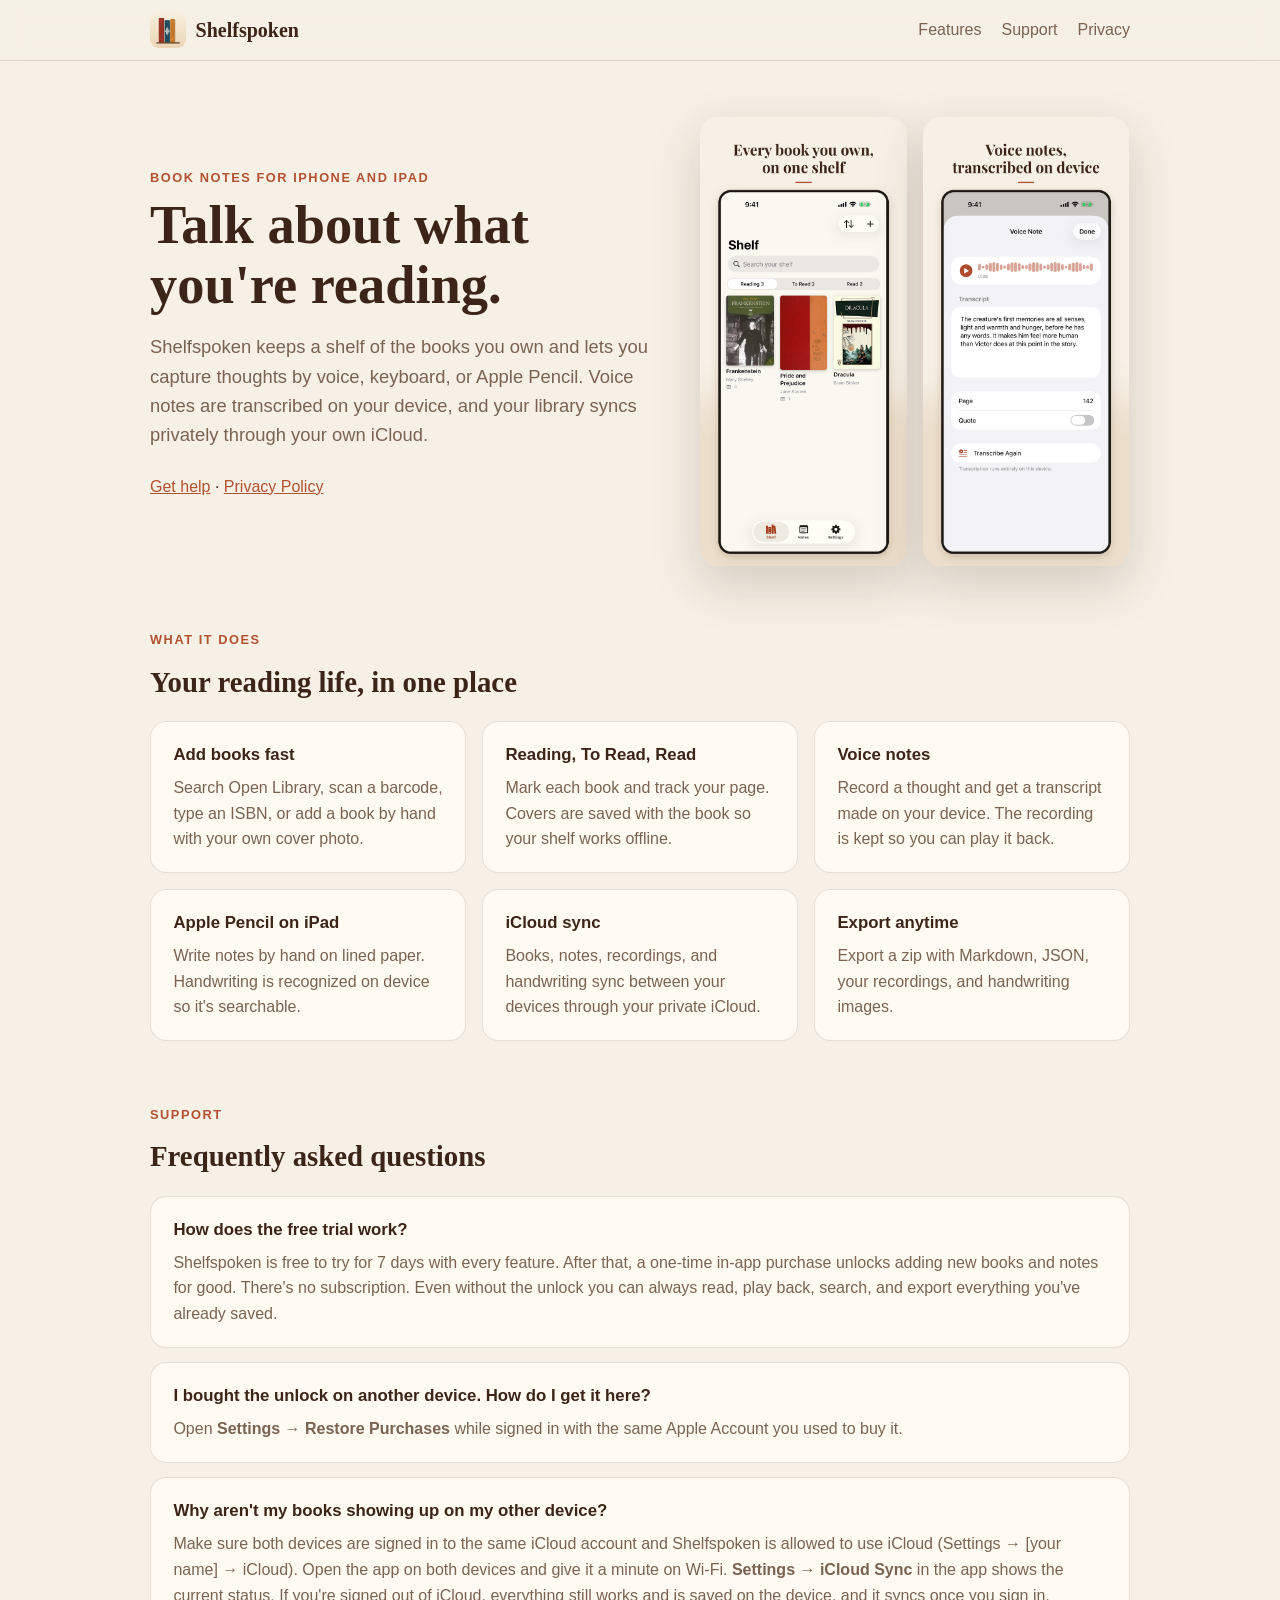
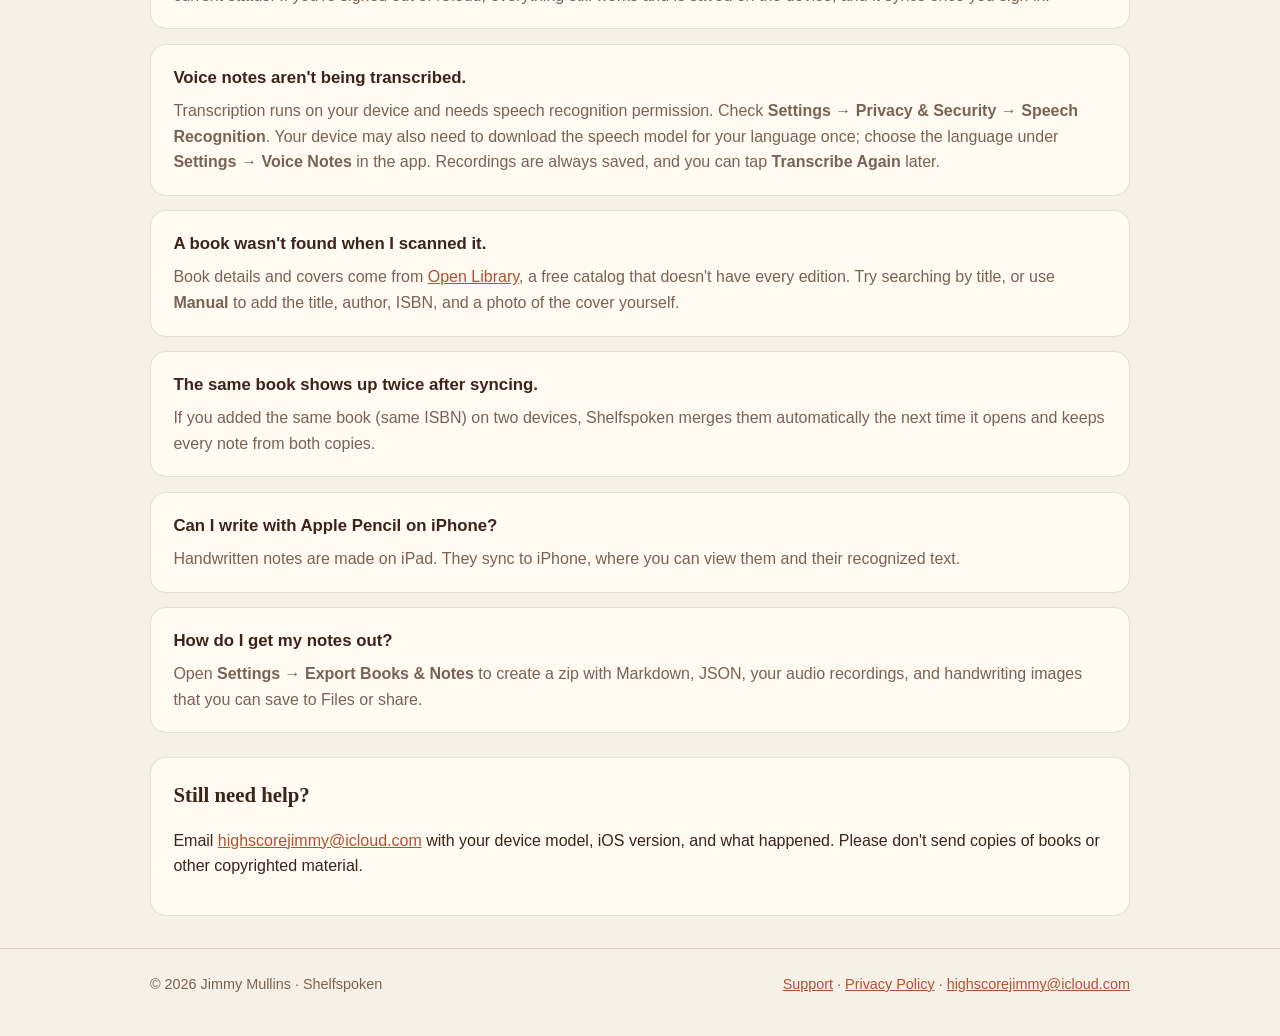
<file: index.html>
<!doctype html>
<html lang="en">
<head>
  <meta charset="utf-8">
  <meta name="viewport" content="width=device-width, initial-scale=1">
  <meta name="description" content="Shelfspoken: keep a shelf of the books you own and capture notes by voice, keyboard, or Apple Pencil. Support and help.">
  <title>Shelfspoken — Voice book notes · Support</title>
  <link rel="stylesheet" href="styles.css">
</head>
<body>
  <header class="site-header">
    <div class="container">
      <a class="logo" href="index.html"><img src="assets/app-icon.png" alt="Shelfspoken app icon"><span>Shelfspoken</span></a>
      <nav class="nav">
        <a href="index.html#features">Features</a>
        <a href="index.html#support">Support</a>
        <a href="privacy.html">Privacy</a>
      </nav>
    </div>
  </header>

  <main class="container">
    <section class="hero">
      <div>
        <p class="eyebrow">Book notes for iPhone and iPad</p>
        <h1>Talk about what you're reading.</h1>
        <p class="lead">Shelfspoken keeps a shelf of the books you own and lets you capture thoughts by voice, keyboard, or Apple Pencil. Voice notes are transcribed on your device, and your library syncs privately through your own iCloud.</p>
        <p><a href="#support">Get help</a> · <a href="privacy.html">Privacy Policy</a></p>
      </div>
      <div class="shots">
        <img src="assets/shot-shelf.png" alt="Shelfspoken shelf screen">
        <img src="assets/shot-voice.png" alt="Shelfspoken voice note with transcript">
      </div>
    </section>

    <section id="features">
      <p class="eyebrow">What it does</p>
      <h2>Your reading life, in one place</h2>
      <div class="grid">
        <article class="card"><h3>Add books fast</h3><p>Search Open Library, scan a barcode, type an ISBN, or add a book by hand with your own cover photo.</p></article>
        <article class="card"><h3>Reading, To Read, Read</h3><p>Mark each book and track your page. Covers are saved with the book so your shelf works offline.</p></article>
        <article class="card"><h3>Voice notes</h3><p>Record a thought and get a transcript made on your device. The recording is kept so you can play it back.</p></article>
        <article class="card"><h3>Apple Pencil on iPad</h3><p>Write notes by hand on lined paper. Handwriting is recognized on device so it's searchable.</p></article>
        <article class="card"><h3>iCloud sync</h3><p>Books, notes, recordings, and handwriting sync between your devices through your private iCloud.</p></article>
        <article class="card"><h3>Export anytime</h3><p>Export a zip with Markdown, JSON, your recordings, and handwriting images.</p></article>
      </div>
    </section>

    <section id="support">
      <p class="eyebrow">Support</p>
      <h2>Frequently asked questions</h2>
      <div class="faq-list">
        <article class="faq-item"><h3>How does the free trial work?</h3><p>Shelfspoken is free to try for 7 days with every feature. After that, a one-time in-app purchase unlocks adding new books and notes for good. There's no subscription. Even without the unlock you can always read, play back, search, and export everything you've already saved.</p></article>
        <article class="faq-item"><h3>I bought the unlock on another device. How do I get it here?</h3><p>Open <strong>Settings → Restore Purchases</strong> while signed in with the same Apple Account you used to buy it.</p></article>
        <article class="faq-item"><h3>Why aren't my books showing up on my other device?</h3><p>Make sure both devices are signed in to the same iCloud account and Shelfspoken is allowed to use iCloud (Settings → [your name] → iCloud). Open the app on both devices and give it a minute on Wi-Fi. <strong>Settings → iCloud Sync</strong> in the app shows the current status. If you're signed out of iCloud, everything still works and is saved on the device, and it syncs once you sign in.</p></article>
        <article class="faq-item"><h3>Voice notes aren't being transcribed.</h3><p>Transcription runs on your device and needs speech recognition permission. Check <strong>Settings → Privacy &amp; Security → Speech Recognition</strong>. Your device may also need to download the speech model for your language once; choose the language under <strong>Settings → Voice Notes</strong> in the app. Recordings are always saved, and you can tap <strong>Transcribe Again</strong> later.</p></article>
        <article class="faq-item"><h3>A book wasn't found when I scanned it.</h3><p>Book details and covers come from <a href="https://openlibrary.org" rel="noopener">Open Library</a>, a free catalog that doesn't have every edition. Try searching by title, or use <strong>Manual</strong> to add the title, author, ISBN, and a photo of the cover yourself.</p></article>
        <article class="faq-item"><h3>The same book shows up twice after syncing.</h3><p>If you added the same book (same ISBN) on two devices, Shelfspoken merges them automatically the next time it opens and keeps every note from both copies.</p></article>
        <article class="faq-item"><h3>Can I write with Apple Pencil on iPhone?</h3><p>Handwritten notes are made on iPad. They sync to iPhone, where you can view them and their recognized text.</p></article>
        <article class="faq-item"><h3>How do I get my notes out?</h3><p>Open <strong>Settings → Export Books &amp; Notes</strong> to create a zip with Markdown, JSON, your audio recordings, and handwriting images that you can save to Files or share.</p></article>
      </div>
      <div class="contact-card">
        <h2 style="font-size:1.3rem;margin:0 0 .5rem">Still need help?</h2>
        <p>Email <a href="mailto:highscorejimmy@icloud.com?subject=Shelfspoken%20support">highscorejimmy@icloud.com</a> with your device model, iOS version, and what happened. Please don't send copies of books or other copyrighted material.</p>
      </div>
    </section>
  </main>

  <footer class="site-footer">
    <div class="container">
      <span>© <span id="year">2026</span> Jimmy Mullins · Shelfspoken</span>
      <span><a href="index.html#support">Support</a> · <a href="privacy.html">Privacy Policy</a> · <a href="mailto:highscorejimmy@icloud.com">highscorejimmy@icloud.com</a></span>
    </div>
  </footer>
  <script>document.getElementById("year").textContent = new Date().getFullYear();</script>
</body>
</html>
</file>
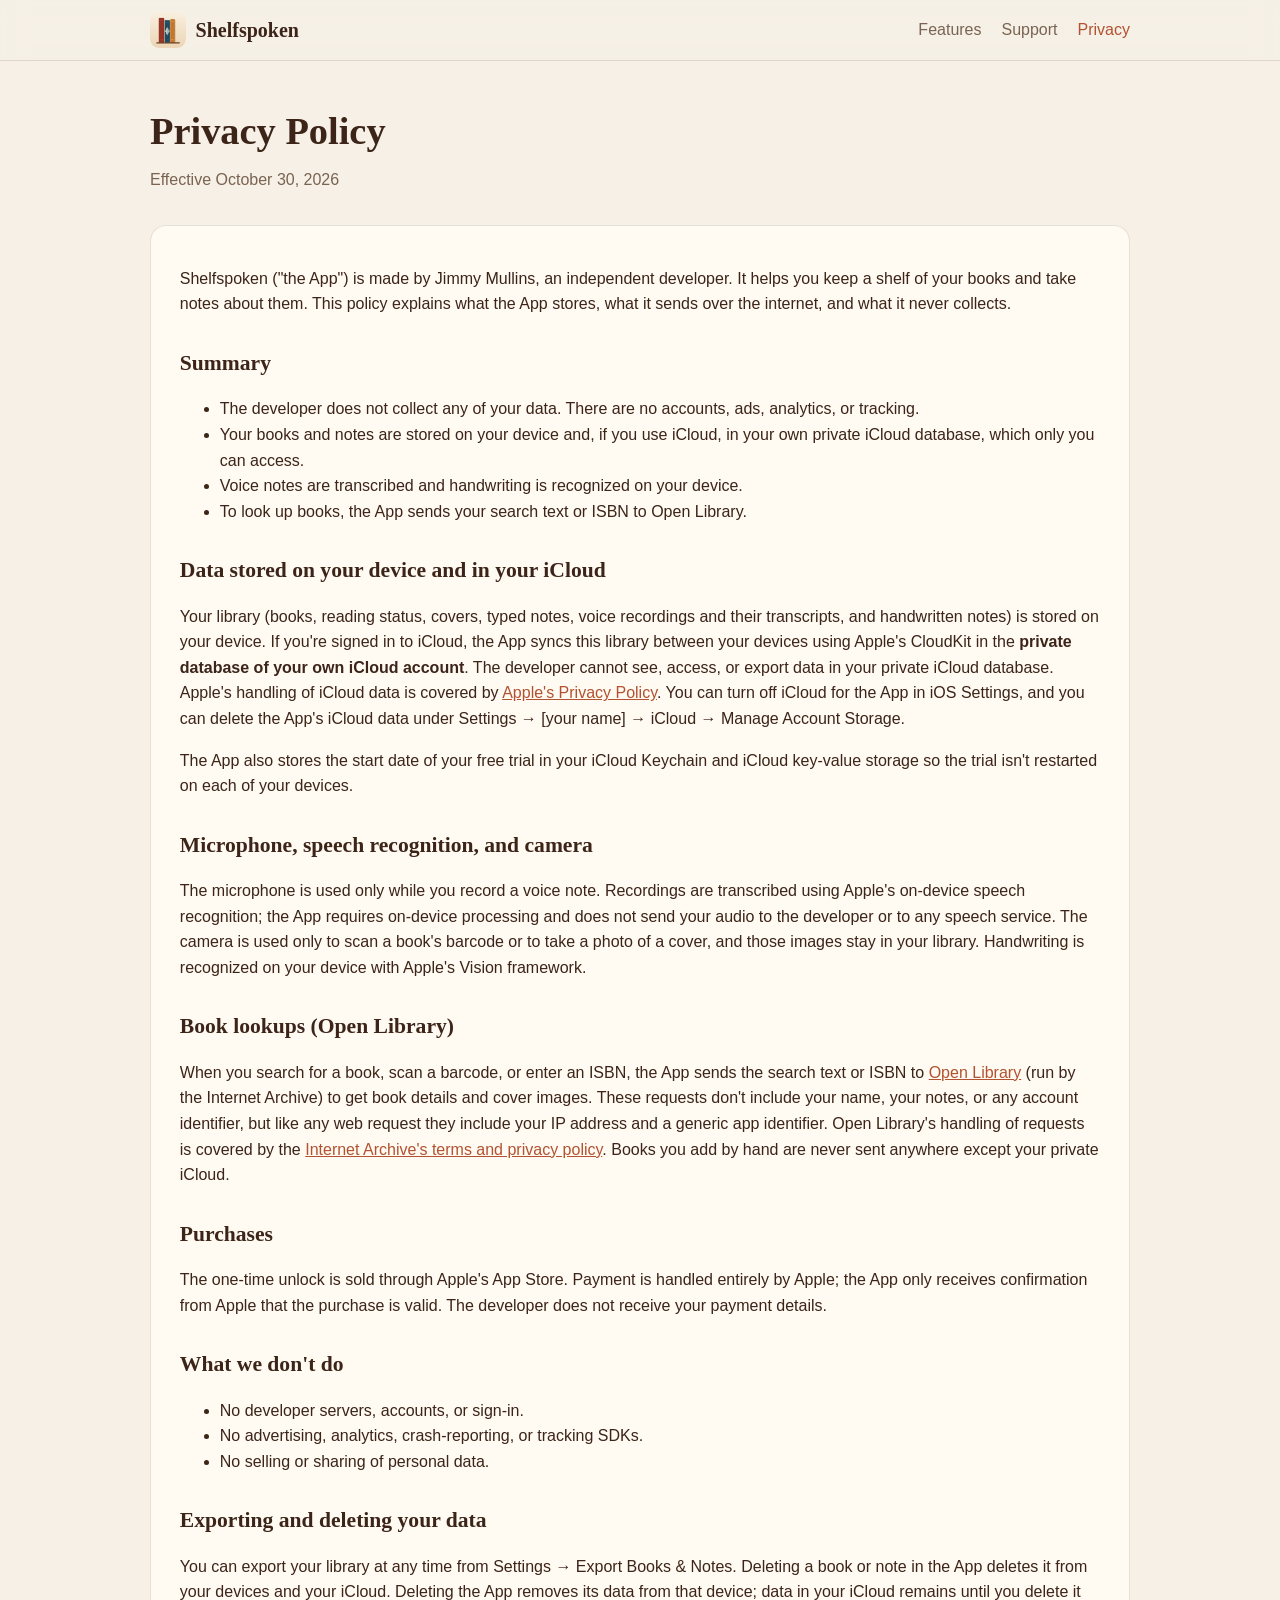
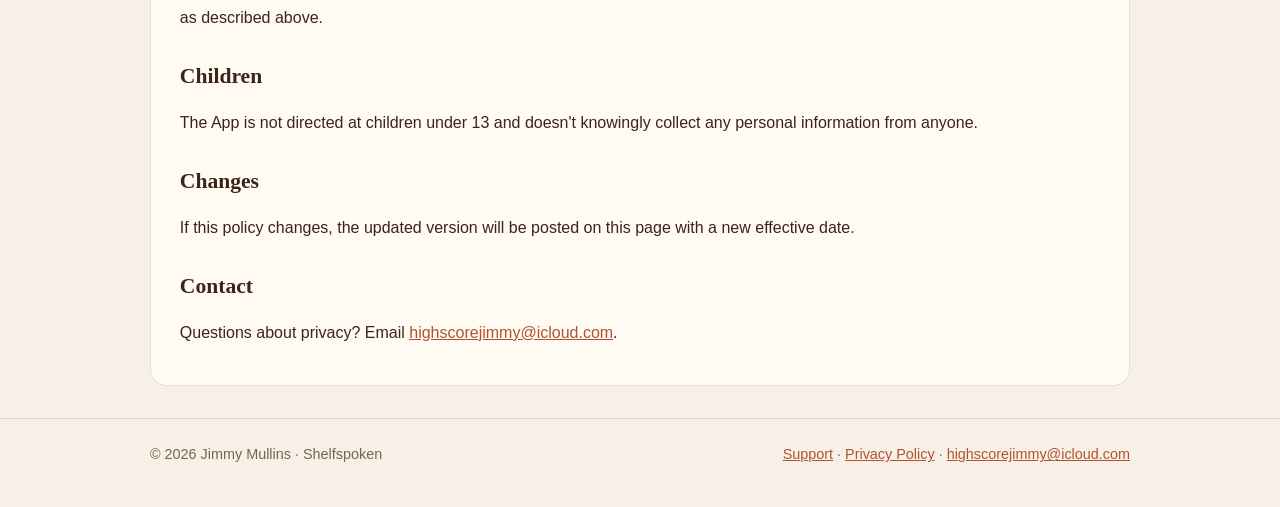
<file: privacy.html>
<!doctype html>
<html lang="en">
<head>
  <meta charset="utf-8">
  <meta name="viewport" content="width=device-width, initial-scale=1">
  <meta name="description" content="Shelfspoken Privacy Policy: what the app stores, what it sends, and what it never collects.">
  <title>Privacy Policy — Shelfspoken</title>
  <link rel="stylesheet" href="styles.css">
</head>
<body>
  <header class="site-header">
    <div class="container">
      <a class="logo" href="index.html"><img src="assets/app-icon.png" alt="Shelfspoken app icon"><span>Shelfspoken</span></a>
      <nav class="nav">
        <a href="index.html#features">Features</a>
        <a href="index.html#support">Support</a>
        <a href="privacy.html" class="active">Privacy</a>
      </nav>
    </div>
  </header>

  <main class="container">
    <header class="page-header">
      <h1>Privacy Policy</h1>
      <p>Effective October 30, 2026</p>
    </header>

    <article class="prose">
      <p>Shelfspoken ("the App") is made by Jimmy Mullins, an independent developer. It helps you keep a shelf of your books and take notes about them. This policy explains what the App stores, what it sends over the internet, and what it never collects.</p>

      <h2>Summary</h2>
      <ul>
        <li>The developer does not collect any of your data. There are no accounts, ads, analytics, or tracking.</li>
        <li>Your books and notes are stored on your device and, if you use iCloud, in your own private iCloud database, which only you can access.</li>
        <li>Voice notes are transcribed and handwriting is recognized on your device.</li>
        <li>To look up books, the App sends your search text or ISBN to Open Library.</li>
      </ul>

      <h2>Data stored on your device and in your iCloud</h2>
      <p>Your library (books, reading status, covers, typed notes, voice recordings and their transcripts, and handwritten notes) is stored on your device. If you're signed in to iCloud, the App syncs this library between your devices using Apple's CloudKit in the <strong>private database of your own iCloud account</strong>. The developer cannot see, access, or export data in your private iCloud database. Apple's handling of iCloud data is covered by <a href="https://www.apple.com/legal/privacy/" rel="noopener">Apple's Privacy Policy</a>. You can turn off iCloud for the App in iOS Settings, and you can delete the App's iCloud data under Settings → [your name] → iCloud → Manage Account Storage.</p>
      <p>The App also stores the start date of your free trial in your iCloud Keychain and iCloud key-value storage so the trial isn't restarted on each of your devices.</p>

      <h2>Microphone, speech recognition, and camera</h2>
      <p>The microphone is used only while you record a voice note. Recordings are transcribed using Apple's on-device speech recognition; the App requires on-device processing and does not send your audio to the developer or to any speech service. The camera is used only to scan a book's barcode or to take a photo of a cover, and those images stay in your library. Handwriting is recognized on your device with Apple's Vision framework.</p>

      <h2>Book lookups (Open Library)</h2>
      <p>When you search for a book, scan a barcode, or enter an ISBN, the App sends the search text or ISBN to <a href="https://openlibrary.org" rel="noopener">Open Library</a> (run by the Internet Archive) to get book details and cover images. These requests don't include your name, your notes, or any account identifier, but like any web request they include your IP address and a generic app identifier. Open Library's handling of requests is covered by the <a href="https://archive.org/about/terms" rel="noopener">Internet Archive's terms and privacy policy</a>. Books you add by hand are never sent anywhere except your private iCloud.</p>

      <h2>Purchases</h2>
      <p>The one-time unlock is sold through Apple's App Store. Payment is handled entirely by Apple; the App only receives confirmation from Apple that the purchase is valid. The developer does not receive your payment details.</p>

      <h2>What we don't do</h2>
      <ul>
        <li>No developer servers, accounts, or sign-in.</li>
        <li>No advertising, analytics, crash-reporting, or tracking SDKs.</li>
        <li>No selling or sharing of personal data.</li>
      </ul>

      <h2>Exporting and deleting your data</h2>
      <p>You can export your library at any time from Settings → Export Books &amp; Notes. Deleting a book or note in the App deletes it from your devices and your iCloud. Deleting the App removes its data from that device; data in your iCloud remains until you delete it as described above.</p>

      <h2>Children</h2>
      <p>The App is not directed at children under 13 and doesn't knowingly collect any personal information from anyone.</p>

      <h2>Changes</h2>
      <p>If this policy changes, the updated version will be posted on this page with a new effective date.</p>

      <h2>Contact</h2>
      <p>Questions about privacy? Email <a href="mailto:highscorejimmy@icloud.com?subject=Shelfspoken%20privacy">highscorejimmy@icloud.com</a>.</p>
    </article>
  </main>

  <footer class="site-footer">
    <div class="container">
      <span>© <span id="year">2026</span> Jimmy Mullins · Shelfspoken</span>
      <span><a href="index.html#support">Support</a> · <a href="privacy.html">Privacy Policy</a> · <a href="mailto:highscorejimmy@icloud.com">highscorejimmy@icloud.com</a></span>
    </div>
  </footer>
  <script>document.getElementById("year").textContent = new Date().getFullYear();</script>
</body>
</html>
</file>
<file: styles.css>
:root {
  --bg: #f6f0e6;
  --card: #fffaf2;
  --text: #3c2418;
  --muted: #7a6352;
  --accent: #b25230;
  --border: rgba(60, 36, 24, 0.12);
  --radius: 16px;
  --max: 980px;
  --sans: -apple-system, BlinkMacSystemFont, "Segoe UI", Roboto, Helvetica, Arial, sans-serif;
  --serif: "Iowan Old Style", "Palatino Linotype", Palatino, Georgia, serif;
}
* { box-sizing: border-box; }
body { margin: 0; font-family: var(--sans); background: var(--bg); color: var(--text); line-height: 1.6; -webkit-font-smoothing: antialiased; }
a { color: var(--accent); }
img { max-width: 100%; display: block; }
.container { width: min(100% - 2rem, var(--max)); margin-inline: auto; }
.site-header { position: sticky; top: 0; z-index: 10; background: rgba(246, 240, 230, 0.9); backdrop-filter: blur(12px); border-bottom: 1px solid var(--border); }
.site-header .container { display: flex; align-items: center; justify-content: space-between; gap: 1rem; padding: 0.75rem 0; }
.logo { display: flex; align-items: center; gap: 0.6rem; font-family: var(--serif); font-weight: 700; font-size: 1.25rem; color: var(--text); text-decoration: none; }
.logo img { width: 36px; height: 36px; border-radius: 9px; }
.nav { display: flex; gap: 1.25rem; flex-wrap: wrap; }
.nav a { color: var(--muted); text-decoration: none; font-weight: 500; }
.nav a.active, .nav a:hover { color: var(--accent); }
.hero { display: grid; grid-template-columns: 1.2fr 1fr; gap: 2rem; align-items: center; padding: 3.5rem 0 2rem; }
.hero h1 { font-family: var(--serif); font-size: clamp(2.2rem, 5vw, 3.4rem); line-height: 1.1; margin: 0 0 1rem; }
.hero p.lead { font-size: 1.15rem; color: var(--muted); margin: 0 0 1.5rem; }
.shots { display: flex; gap: 1rem; justify-content: center; }
.shots img { width: 48%; border-radius: 18px; box-shadow: 0 18px 50px rgba(60, 36, 24, 0.18); }
.eyebrow { text-transform: uppercase; letter-spacing: 0.12em; font-size: 0.8rem; font-weight: 700; color: var(--accent); margin: 0 0 0.5rem; }
section { padding: 2rem 0; }
h2 { font-family: var(--serif); font-size: 1.8rem; margin: 0 0 1rem; }
.grid { display: grid; grid-template-columns: repeat(auto-fit, minmax(240px, 1fr)); gap: 1rem; }
.card, .faq-item, .contact-card { background: var(--card); border: 1px solid var(--border); border-radius: var(--radius); padding: 1.25rem 1.4rem; }
.card h3, .faq-item h3 { margin: 0 0 0.4rem; font-size: 1.05rem; }
.card p, .faq-item p { margin: 0; color: var(--muted); }
.faq-list { display: grid; gap: 0.9rem; }
.contact-card { margin-top: 1.5rem; }
.prose { background: var(--card); border: 1px solid var(--border); border-radius: var(--radius); padding: 1.5rem 1.8rem; margin: 2rem 0; }
.prose h2 { font-size: 1.35rem; margin-top: 1.8rem; }
.prose h2:first-child { margin-top: 0; }
.page-header { padding: 2.5rem 0 0; }
.page-header h1 { font-family: var(--serif); font-size: 2.4rem; margin: 0; }
.page-header p { color: var(--muted); margin: 0.3rem 0 0; }
.site-footer { border-top: 1px solid var(--border); padding: 1.5rem 0 2.5rem; color: var(--muted); font-size: 0.9rem; }
.site-footer .container { display: flex; justify-content: space-between; flex-wrap: wrap; gap: 0.75rem; }
@media (max-width: 760px) { .hero { grid-template-columns: 1fr; padding-top: 2rem; } }
</file>
